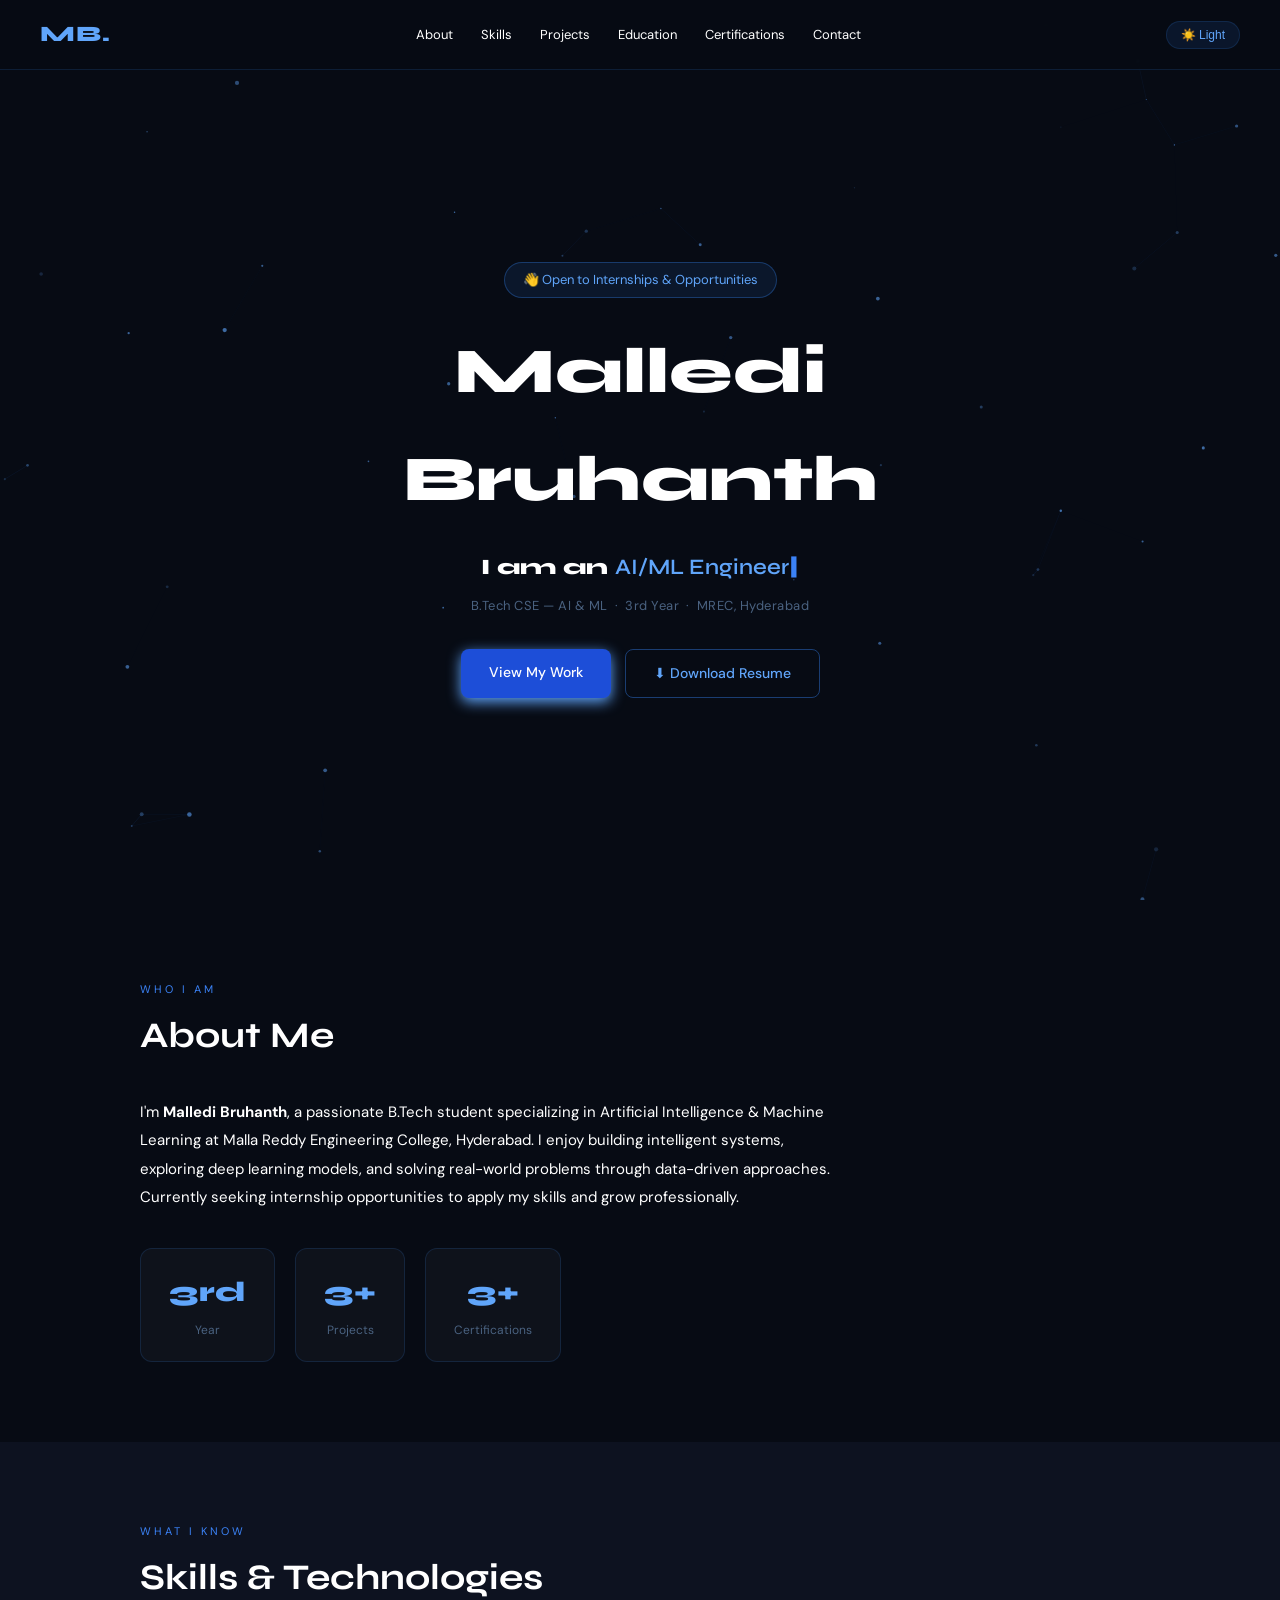
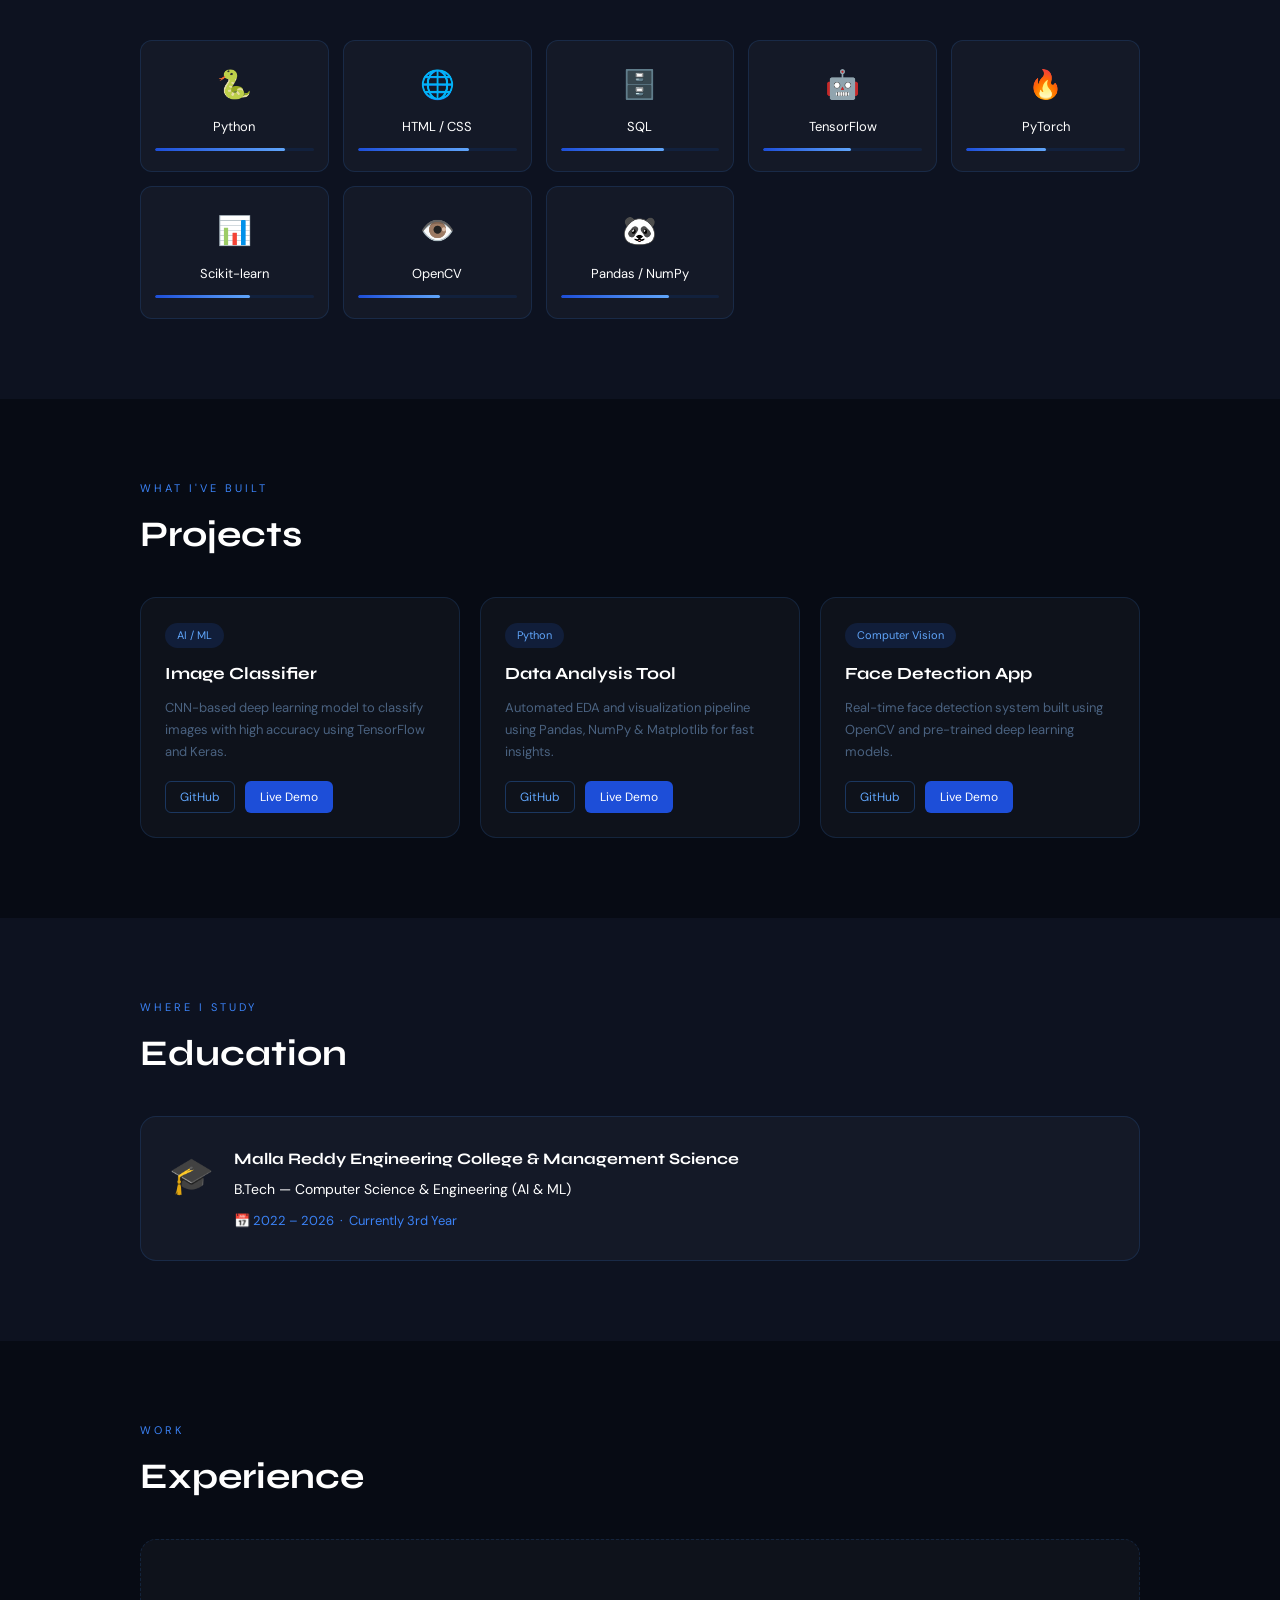
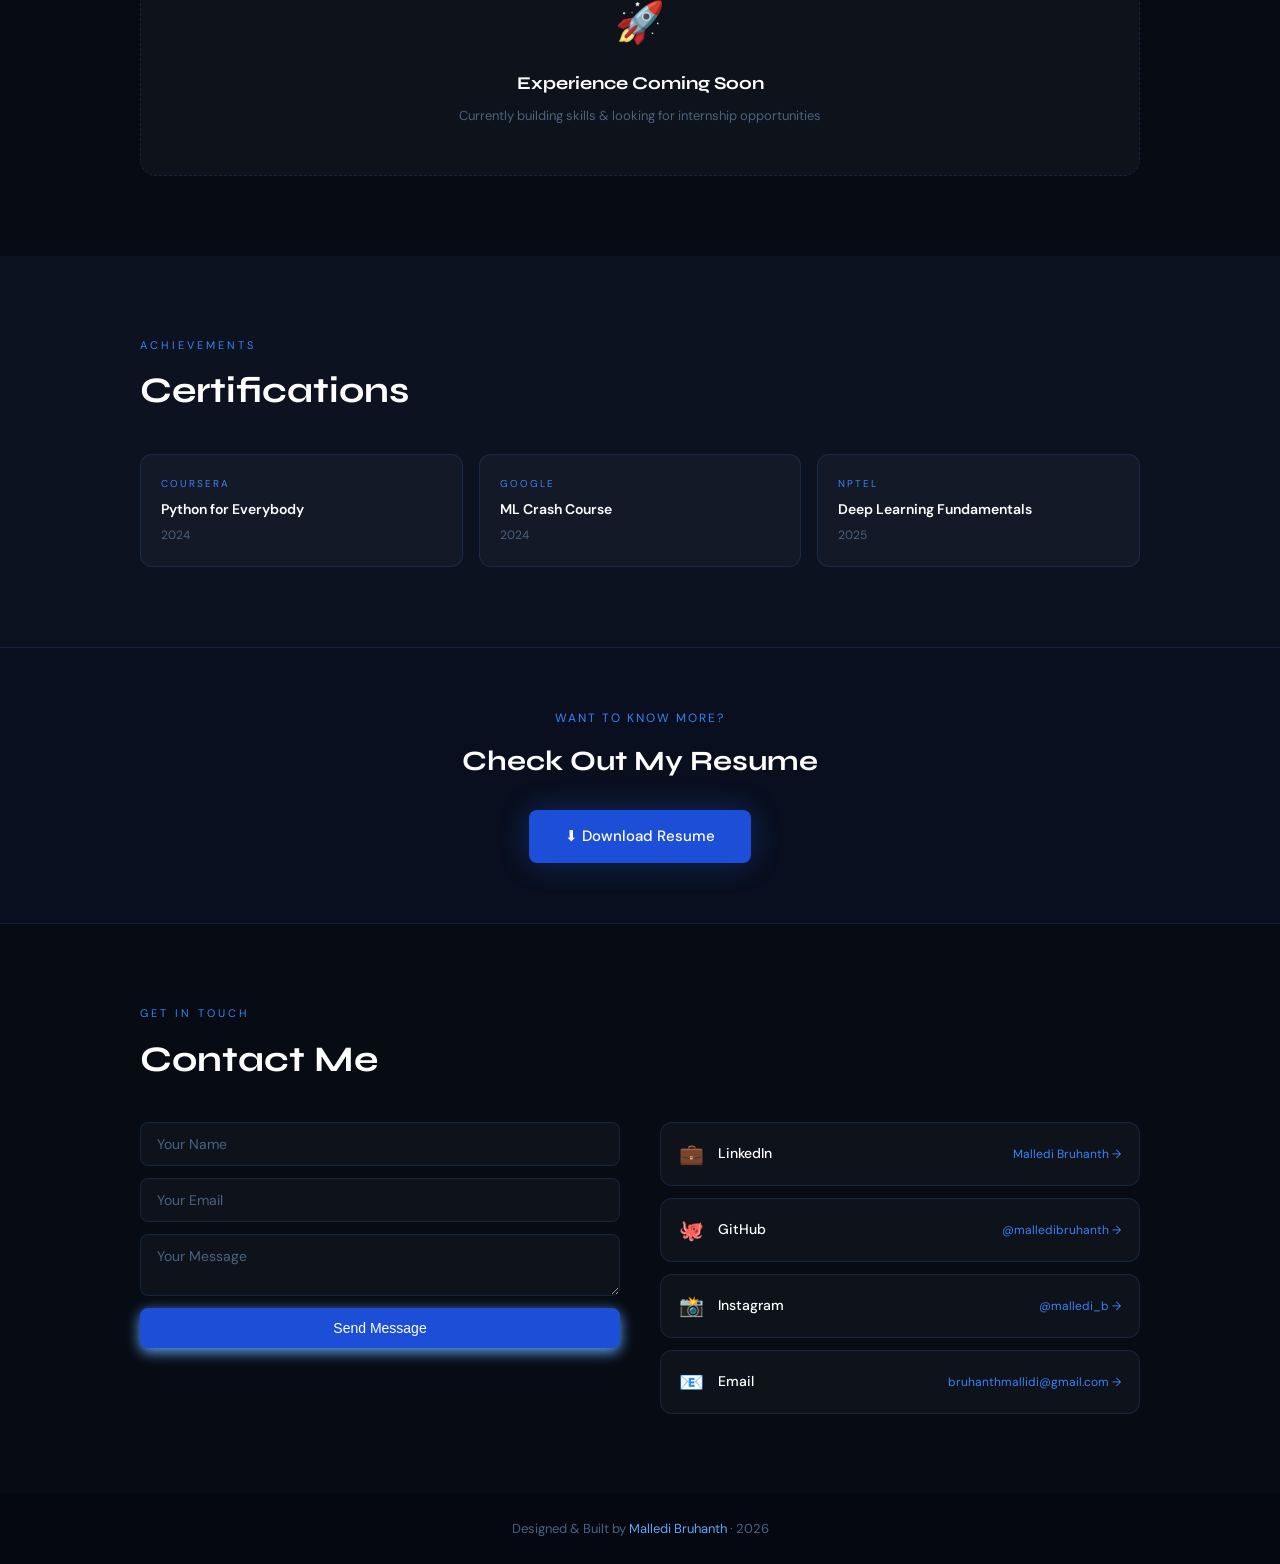
<file: index.html>
<!DOCTYPE html>
<html lang="en">
<head>
  <meta charset="UTF-8" />
  <meta name="viewport" content="width=device-width, initial-scale=1.0" />
  <title>Malledi Bruhanth — Portfolio</title>
  <link rel="stylesheet" href="style.css" />
  <link href="https://fonts.googleapis.com/css2?family=Syne:wght@400;600;700;800&family=DM+Sans:wght@300;400;500&display=swap" rel="stylesheet" />
</head>
<body>

  <!-- ============================================================
       NAVBAR
       To edit: Change the nav links below
  =============================================================== -->
  <nav class="navbar" id="navbar">
    <div class="nav-logo">MB.</div>
    <ul class="nav-links">
      <li><a href="#about">About</a></li>
      <li><a href="#skills">Skills</a></li>
      <li><a href="#projects">Projects</a></li>
      <li><a href="#education">Education</a></li>
      <li><a href="#certifications">Certifications</a></li>
      <li><a href="#contact">Contact</a></li>
    </ul>
    <button class="theme-toggle" id="themeToggle">☀️ Light</button>
    <button class="nav-hamburger" id="hamburger">☰</button>
  </nav>

  <!-- ============================================================
       HERO SECTION
       To edit: Change your name, title, and subtitle below
  =============================================================== -->
  <section class="hero" id="home">
    <canvas id="particleCanvas"></canvas>
    <div class="hero-content">
      <div class="hero-badge">👋 Open to Internships & Opportunities</div>
      <!-- EDIT: Your name -->
      <h1 class="hero-name">Malledi Bruhanth</h1>
      <!-- EDIT: Typing animation titles (also edit in script.js) -->
      <p class="hero-title">I am an <span id="typed-text" class="typed"></span><span class="cursor">|</span></p>
      <!-- EDIT: Your tagline -->
      <p class="hero-sub">B.Tech CSE — AI & ML &nbsp;·&nbsp; 3rd Year &nbsp;·&nbsp; MREC, Hyderabad</p>
      <div class="hero-btns">
        <a href="#projects" class="btn-primary">View My Work</a>
        <!-- EDIT: Replace # with your actual resume link -->
        <a href="#" class="btn-outline" download>⬇ Download Resume</a>
      </div>
    </div>
  </section>

  <!-- ============================================================
       ABOUT SECTION
       To edit: Change the paragraph text to describe yourself
  =============================================================== -->
  <section class="section" id="about">
    <div class="section-inner">
      <p class="section-label">Who I am</p>
      <h2 class="section-title">About Me</h2>
      <!-- EDIT: Your bio -->
      <p class="about-text">
        I'm <strong>Malledi Bruhanth</strong>, a passionate B.Tech student specializing in 
        Artificial Intelligence & Machine Learning at Malla Reddy Engineering College, Hyderabad. 
        I enjoy building intelligent systems, exploring deep learning models, and solving 
        real-world problems through data-driven approaches. Currently seeking internship 
        opportunities to apply my skills and grow professionally.
      </p>
      <div class="about-stats">
        <div class="stat-card"><span class="stat-num">3rd</span><span class="stat-label">Year</span></div>
        <div class="stat-card"><span class="stat-num">3+</span><span class="stat-label">Projects</span></div>
        <div class="stat-card"><span class="stat-num">3+</span><span class="stat-label">Certifications</span></div>
      </div>
    </div>
  </section>

  <!-- ============================================================
       SKILLS SECTION
       To edit: Add/remove skill cards below
       Format: <div class="skill-card"><div class="skill-icon">ICON</div><p class="skill-name">NAME</p></div>
  =============================================================== -->
  <section class="section alt-bg" id="skills">
    <div class="section-inner">
      <p class="section-label">What I know</p>
      <h2 class="section-title">Skills & Technologies</h2>
      <div class="skills-grid">

        <!-- EDIT: Add or remove skill cards here -->
        <div class="skill-card">
          <div class="skill-icon">🐍</div>
          <p class="skill-name">Python</p>
          <!-- EDIT: Change the width % to reflect your skill level -->
          <div class="skill-bar"><div class="skill-fill" style="width: 82%"></div></div>
        </div>

        <div class="skill-card">
          <div class="skill-icon">🌐</div>
          <p class="skill-name">HTML / CSS</p>
          <div class="skill-bar"><div class="skill-fill" style="width: 70%"></div></div>
        </div>

        <div class="skill-card">
          <div class="skill-icon">🗄️</div>
          <p class="skill-name">SQL</p>
          <div class="skill-bar"><div class="skill-fill" style="width: 65%"></div></div>
        </div>

        <div class="skill-card">
          <div class="skill-icon">🤖</div>
          <p class="skill-name">TensorFlow</p>
          <div class="skill-bar"><div class="skill-fill" style="width: 55%"></div></div>
        </div>

        <div class="skill-card">
          <div class="skill-icon">🔥</div>
          <p class="skill-name">PyTorch</p>
          <div class="skill-bar"><div class="skill-fill" style="width: 50%"></div></div>
        </div>

        <div class="skill-card">
          <div class="skill-icon">📊</div>
          <p class="skill-name">Scikit-learn</p>
          <div class="skill-bar"><div class="skill-fill" style="width: 60%"></div></div>
        </div>

        <div class="skill-card">
          <div class="skill-icon">👁️</div>
          <p class="skill-name">OpenCV</p>
          <div class="skill-bar"><div class="skill-fill" style="width: 52%"></div></div>
        </div>

        <div class="skill-card">
          <div class="skill-icon">🐼</div>
          <p class="skill-name">Pandas / NumPy</p>
          <div class="skill-bar"><div class="skill-fill" style="width: 68%"></div></div>
        </div>

      </div>
    </div>
  </section>

  <!-- ============================================================
       PROJECTS SECTION
       To edit: Change project title, description, tags, and links
  =============================================================== -->
  <section class="section" id="projects">
    <div class="section-inner">
      <p class="section-label">What I've built</p>
      <h2 class="section-title">Projects</h2>
      <div class="projects-grid">

        <!-- PROJECT CARD — Copy this block to add more projects -->
        <div class="project-card">
          <!-- EDIT: Project tag -->
          <span class="project-tag">AI / ML</span>
          <!-- EDIT: Project title -->
          <h3 class="project-title">Image Classifier</h3>
          <!-- EDIT: Project description -->
          <p class="project-desc">CNN-based deep learning model to classify images with high accuracy using TensorFlow and Keras.</p>
          <div class="project-links">
            <!-- EDIT: Replace # with your GitHub link -->
            <a href="#" class="project-link" target="_blank">GitHub</a>
            <!-- EDIT: Replace # with your live demo link -->
            <a href="#" class="project-link demo" target="_blank">Live Demo</a>
          </div>
        </div>

        <div class="project-card">
          <span class="project-tag">Python</span>
          <h3 class="project-title">Data Analysis Tool</h3>
          <p class="project-desc">Automated EDA and visualization pipeline using Pandas, NumPy & Matplotlib for fast insights.</p>
          <div class="project-links">
            <a href="#" class="project-link" target="_blank">GitHub</a>
            <a href="#" class="project-link demo" target="_blank">Live Demo</a>
          </div>
        </div>

        <div class="project-card">
          <span class="project-tag">Computer Vision</span>
          <h3 class="project-title">Face Detection App</h3>
          <p class="project-desc">Real-time face detection system built using OpenCV and pre-trained deep learning models.</p>
          <div class="project-links">
            <a href="#" class="project-link" target="_blank">GitHub</a>
            <a href="#" class="project-link demo" target="_blank">Live Demo</a>
          </div>
        </div>

      </div>
    </div>
  </section>

  <!-- ============================================================
       EDUCATION SECTION
       To edit: Change college, degree, and year
  =============================================================== -->
  <section class="section alt-bg" id="education">
    <div class="section-inner">
      <p class="section-label">Where I study</p>
      <h2 class="section-title">Education</h2>
      <div class="edu-card">
        <div class="edu-icon">🎓</div>
        <div class="edu-info">
          <!-- EDIT: College name -->
          <h3 class="edu-title">Malla Reddy Engineering College & Management Science</h3>
          <!-- EDIT: Degree -->
          <p class="edu-sub">B.Tech — Computer Science & Engineering (AI & ML)</p>
          <!-- EDIT: Year -->
          <p class="edu-year">📅 2022 – 2026 &nbsp;·&nbsp; Currently 3rd Year</p>
        </div>
      </div>
    </div>
  </section>

  <!-- ============================================================
       EXPERIENCE SECTION
       To edit: Replace the placeholder with your real experience
  =============================================================== -->
  <section class="section" id="experience">
    <div class="section-inner">
      <p class="section-label">Work</p>
      <h2 class="section-title">Experience</h2>
      <div class="experience-placeholder">
        <p class="exp-icon">🚀</p>
        <p class="exp-text">Experience Coming Soon</p>
        <p class="exp-sub">Currently building skills & looking for internship opportunities</p>
      </div>
    </div>
  </section>

  <!-- ============================================================
       CERTIFICATIONS SECTION
       To edit: Change cert name, issuer, and date
  =============================================================== -->
  <section class="section alt-bg" id="certifications">
    <div class="section-inner">
      <p class="section-label">Achievements</p>
      <h2 class="section-title">Certifications</h2>
      <div class="cert-grid">

        <!-- CERT CARD — Copy this block to add more certifications -->
        <div class="cert-card">
          <!-- EDIT: Who gave the certificate -->
          <p class="cert-issuer">COURSERA</p>
          <!-- EDIT: Certificate name -->
          <p class="cert-name">Python for Everybody</p>
          <!-- EDIT: Year -->
          <p class="cert-date">2024</p>
        </div>

        <div class="cert-card">
          <p class="cert-issuer">GOOGLE</p>
          <p class="cert-name">ML Crash Course</p>
          <p class="cert-date">2024</p>
        </div>

        <div class="cert-card">
          <p class="cert-issuer">NPTEL</p>
          <p class="cert-name">Deep Learning Fundamentals</p>
          <p class="cert-date">2025</p>
        </div>

      </div>
    </div>
  </section>

  <!-- ============================================================
       RESUME SECTION
       To edit: Replace href="#" with your actual resume PDF link
  =============================================================== -->
  <section class="resume-section">
    <p class="resume-label">Want to know more?</p>
    <h2 class="resume-title">Check Out My Resume</h2>
    <!-- EDIT: Replace # with your resume PDF link -->
    <a href="#" class="resume-btn" download>⬇ Download Resume</a>
  </section>

  <!-- ============================================================
       CONTACT SECTION
       To edit: Change your email and social links
  =============================================================== -->
  <section class="section" id="contact">
    <div class="section-inner">
      <p class="section-label">Get in touch</p>
      <h2 class="section-title">Contact Me</h2>
      <div class="contact-grid">
        <form class="contact-form" action="https://api.web3forms.com/submit" method="POST">
          <input type="hidden" name="access_key" value="c5d04581-fa18-4ac3-836c-379264361cba">
          <input class="contact-input" type="text" name="name" placeholder="Your Name" required>
          <input class="contact-input"  type="email" name="email" placeholder="Your Email" required>
          <textarea class="contact-input" name="message" placeholder="Your Message" required></textarea>
          <button type="submit"class="btn-primary" style="text-align:center; width: 100%; border: none; cursor: pointer;">
             Send Message
          </button>
        </form>

        <div class="contact-socials">
          <!-- EDIT: Replace # with your actual profile links -->
          <a href="#" class="social-link" target="_blank">
            <span class="social-icon">💼</span>
            <span class="social-name">LinkedIn</span>
            <span class="social-handle">Malledi Bruhanth →</span>
          </a>
          <a href="https://github.com/Bruhanth13" class="social-link" target="_blank">
            <span class="social-icon">🐙</span>
            <span class="social-name">GitHub</span>
            <span class="social-handle">@malledibruhanth →</span>
          </a>
          <a href="https://www.instagram.com/bruhanth_13/" class="social-link" target="_blank">
            <span class="social-icon">📸</span>
            <span class="social-name">Instagram</span>
            <span class="social-handle">@malledi_b →</span>
          </a>
          <!-- EDIT: Replace with your actual email -->
          <a href="mailto:bruhanthmallidi@gmail.com" class="social-link">
            <span class="social-icon">📧</span>
            <span class="social-name">Email</span>
            <span class="social-handle">bruhanthmallidi@gmail.com →</span>
          </a>
        </div>

      </div>
    </div>
  </section>

  <!-- ============================================================
       FOOTER
       To edit: Change the name and year
  =============================================================== -->
  <footer class="footer">
    <p>Designed & Built by <span class="footer-name">Malledi Bruhanth</span> · 2026</p>
  </footer>

  <script src="script.js"></script>
</body>
</html>
</file>
<file: style.css>
/* ================================================================
   MALLEDI BRUHANTH — PORTFOLIO STYLES
   ================================================================
   HOW TO EDIT COLORS:
   All main colors are defined at the top in :root {}
   Change them there and the whole site updates automatically!
================================================================ */

/* ----------------------------------------------------------------
   COLORS & VARIABLES — Edit these to change the whole theme!
---------------------------------------------------------------- */
:root {
  /* Main background colors */
  --bg-primary: #070b14;
  --bg-secondary: #0d1220;
  --bg-card: rgba(255, 255, 255, 0.03);

  /* Main accent colors (the blue tones) */
  --accent: #3b82f6;
  --accent-dark: #1d4ed8;
  --accent-light: #60a5fa;

  /* Text colors */
  --text-primary: #ffffff;
  --text-secondary: #ffffff;
  --text-muted: #4a6280;

  /* Border color */
  --border: rgba(56, 139, 255, 0.15);

  /* Font families */
  --font-display: 'Syne', sans-serif;
  --font-body: 'DM Sans', sans-serif;

  /* Spacing */
  --section-padding: 80px 20px;
  --max-width: 1000px;
}
/* Global Setup */
body {
  background-color: var(--bg-primary);
  color: var(--text-primary);
  font-family: var(--font-body);
  background-image: radial-gradient(circle at top right, var(--glow), transparent 90%);
}

/* Heading Typography Fix */
h1, h2, .hero-title, .logo {
  font-family: var(--font-display);
  color: var(--text-primary) !important; /* Forces title to change from white to dark slate */
  font-weight: 800;
}

/* Glassmorphic Cards (Skills, Projects, Badges) */
.card, .badge, .internship-banner {
  background: var(--bg-card);
  backdrop-filter: blur(12px);
  -webkit-backdrop-filter: blur(12px);
  border: 1px solid var(--border);
  box-shadow: 0 4px 20px var(--shadow);
  border-radius: 16px;
  color: var(--text-secondary);
}

/* Premium Button Styling */
.btn-primary {
  background: var(--accent);
  color: #ffffff !important; /* Always white text for visibility */
  box-shadow: 0 4px 14px var(--accent-light);
  border: none;
}

.btn-secondary {
  background: transparent;
  color: var(--accent) !important;
  border: 2px solid var(--accent);
}


/* LIGHT MODE colors — applied when body has class "light" */
body.light {
  --bg-primary: #f0f4ff;
  --bg-secondary: #e4ecff;
  --bg-card: rgba(0, 0, 0, 0.03);
  --text-primary: #0f172a;
  --text-secondary: #334155;
  --text-muted: #64748b;
  --border: rgba(37, 99, 235, 0.2);
}

/* ----------------------------------------------------------------
   RESET & BASE STYLES
---------------------------------------------------------------- */
* {
  margin: 0;
  padding: 0;
  box-sizing: border-box;
}

html {
  scroll-behavior: smooth; /* Smooth scrolling when clicking nav links */
}

body {
  background: var(--bg-primary);
  color: var(--text-primary);
  font-family: var(--font-body);
  font-size: 15px;
  line-height: 1.7;
  transition: background 0.3s, color 0.3s;
}

a {
  text-decoration: none;
  color: inherit;
}

/* ----------------------------------------------------------------
   NAVBAR
---------------------------------------------------------------- */
.navbar {
  position: fixed;          /* Stays at top when you scroll */
  top: 0;
  left: 0;
  right: 0;
  z-index: 999;
  display: flex;
  align-items: center;
  justify-content: space-between;
  padding: 16px 40px;
  background: rgba(7, 11, 20, 0.92);
  backdrop-filter: blur(12px);
  border-bottom: 1px solid var(--border);
  transition: background 0.3s;
}

body.light .navbar {
  background: rgba(240, 244, 255, 0.92);
}

.nav-logo {
  font-family: var(--font-display);
  font-size: 22px;
  font-weight: 800;
  color: var(--accent-light);
  letter-spacing: 1px;
}

.nav-links {
  display: flex;
  list-style: none;
  gap: 28px;
}

.nav-links a {
  font-size: 13px;
  color: var(--text-secondary);
  transition: color 0.2s;
}

.nav-links a:hover {
  color: var(--accent-light);
}

.theme-toggle {
  background: rgba(56, 139, 255, 0.1);
  border: 1px solid var(--border);
  border-radius: 20px;
  padding: 6px 14px;
  font-size: 12px;
  color: var(--accent-light);
  cursor: pointer;
  transition: background 0.2s;
}

.theme-toggle:hover {
  background: rgba(56, 139, 255, 0.2);
}

/* Hamburger menu for mobile */
.nav-hamburger {
  display: none;
  background: none;
  border: none;
  color: var(--text-primary);
  font-size: 22px;
  cursor: pointer;
}

/* ----------------------------------------------------------------
   HERO SECTION
---------------------------------------------------------------- */
.hero {
  position: relative;
  min-height: 100vh;         /* Full screen height */
  display: flex;
  align-items: center;
  justify-content: center;
  text-align: center;
  padding: 120px 20px 60px;
  overflow: hidden;
  background: var(--bg-primary);
}

/* Particle canvas background */
#particleCanvas {
  position: absolute;
  inset: 0;
  width: 100%;
  height: 100%;
  pointer-events: none;
}

.hero-content {
  position: relative;
  z-index: 2;
  max-width: 700px;
}

.hero-badge {
  display: inline-block;
  background: rgba(56, 139, 255, 0.1);
  border: 1px solid rgba(56, 139, 255, 0.3);
  border-radius: 30px;
  padding: 6px 18px;
  font-size: 13px;
  color: var(--accent-light);
  margin-bottom: 20px;
  animation: fadeInDown 0.8s ease both;
}

.hero-name {
  font-family: var(--font-display);
  font-size: clamp(36px, 7vw, 64px); /* Responsive font size */
  font-weight: 800;
  color: #ffffff;
  margin-bottom: 14px;
  animation: fadeInUp 0.8s ease 0.1s both;
}

.hero-title {
  font-size: clamp(16px, 3vw, 22px);
  color: var(--text-secondary);
  margin-bottom: 8px;
  animation: fadeInUp 0.8s ease 0.2s both;
}

/* The typing animation text */
.typed {
  color: var(--accent-light);
  font-weight: 600;
}

.cursor {
  color: var(--accent);
  animation: blink 1s infinite;
}

@keyframes blink {
  0%, 100% { opacity: 1; }
  50% { opacity: 0; }
}

.hero-sub {
  font-size: 13px;
  color: var(--text-muted);
  margin-bottom: 32px;
  letter-spacing: 0.5px;
  animation: fadeInUp 0.8s ease 0.3s both;
}

.hero-btns {
  display: flex;
  gap: 14px;
  justify-content: center;
  flex-wrap: wrap;
  animation: fadeInUp 0.8s ease 0.4s both;
}

/* ----------------------------------------------------------------
   BUTTONS
---------------------------------------------------------------- */
.btn-primary {
  display: inline-block;
  background: var(--accent-dark);
  color: #fff;
  padding: 12px 28px;
  border-radius: 8px;
  font-size: 14px;
  font-weight: 500;
  transition: background 0.2s, transform 0.2s;
}

.btn-primary:hover {
  background: var(--accent);
  transform: translateY(-2px);
}

.btn-outline {
  display: inline-block;
  background: transparent;
  color: var(--accent-light);
  padding: 12px 28px;
  border-radius: 8px;
  border: 1px solid rgba(56, 139, 255, 0.4);
  font-size: 14px;
  font-weight: 500;
  transition: background 0.2s, transform 0.2s;
}

.btn-outline:hover {
  background: rgba(56, 139, 255, 0.1);
  transform: translateY(-2px);
}

/* ----------------------------------------------------------------
   SECTION STYLES (shared by all sections)
---------------------------------------------------------------- */
.section {
  padding: var(--section-padding);
}

.alt-bg {
  background: var(--bg-secondary); /* Alternating background */
}

.section-inner {
  max-width: var(--max-width);
  margin: 0 auto;
}

.section-label {
  font-size: 11px;
  color: var(--accent);
  letter-spacing: 3px;
  text-transform: uppercase;
  margin-bottom: 6px;
}

.section-title {
  font-family: var(--font-display);
  font-size: clamp(24px, 4vw, 36px);
  font-weight: 700;
  color: var(--text-primary);
  margin-bottom: 32px;
}

/* ----------------------------------------------------------------
   ABOUT SECTION
---------------------------------------------------------------- */
.about-text {
  font-size: 15px;
  color: var(--text-secondary);
  line-height: 1.9;
  max-width: 700px;
  margin-bottom: 36px;
}

.about-text strong {
  color: var(--text-primary);
}

.about-stats {
  display: flex;
  gap: 20px;
  flex-wrap: wrap;
}

.stat-card {
  background: var(--bg-card);
  border: 1px solid var(--border);
  border-radius: 12px;
  padding: 20px 28px;
  display: flex;
  flex-direction: column;
  align-items: center;
  gap: 4px;
  min-width: 100px;
}

.stat-num {
  font-family: var(--font-display);
  font-size: 28px;
  font-weight: 800;
  color: var(--accent-light);
}

.stat-label {
  font-size: 12px;
  color: var(--text-muted);
}

/* ----------------------------------------------------------------
   SKILLS SECTION
---------------------------------------------------------------- */
.skills-grid {
  display: grid;
  grid-template-columns: repeat(auto-fit, minmax(160px, 1fr));
  gap: 14px;
}

.skill-card {
  background: var(--bg-card);
  border: 1px solid var(--border);
  border-radius: 12px;
  padding: 20px 14px;
  text-align: center;
  transition: border-color 0.2s, transform 0.2s;
}

.skill-card:hover {
  border-color: var(--accent);
  transform: translateY(-3px);
}

.skill-icon {
  font-size: 28px;
  margin-bottom: 8px;
}

.skill-name {
  font-size: 13px;
  color: var(--text-primary);
  margin-bottom: 10px;
}

.skill-bar {
  height: 3px;
  background: rgba(0, 106, 255, 0.1);
  border-radius: 3px;
  overflow: hidden;
}

.skill-fill {
  height: 3px;
  background: linear-gradient(90deg, var(--accent-dark), var(--accent-light));
  border-radius: 3px;
  width: 0%;
  transition: width 1.2s ease;  /* Animated when visible */
}

/* ----------------------------------------------------------------
   PROJECTS SECTION
---------------------------------------------------------------- */
.projects-grid {
  display: grid;
  grid-template-columns: repeat(auto-fit, minmax(280px, 1fr));
  gap: 20px;
}

.project-card {
  background: var(--bg-card);
  border: 1px solid var(--border);
  border-radius: 16px;
  padding: 24px;
  transition: border-color 0.2s, transform 0.2s;
}

.project-card:hover {
  border-color: var(--accent);
  transform: translateY(-4px);
}

.project-tag {
  display: inline-block;
  background: rgba(37, 99, 235, 0.15);
  color: var(--accent-light);
  font-size: 11px;
  border-radius: 20px;
  padding: 3px 12px;
  margin-bottom: 12px;
}

.project-title {
  font-family: var(--font-display);
  font-size: 17px;
  font-weight: 700;
  color: var(--text-primary);
  margin-bottom: 8px;
}

.project-desc {
  font-size: 13px;
  color: var(--text-muted);
  line-height: 1.7;
  margin-bottom: 18px;
}

.project-links {
  display: flex;
  gap: 10px;
}

.project-link {
  font-size: 12px;
  color: var(--accent-light);
  border: 1px solid rgba(56, 139, 255, 0.3);
  border-radius: 6px;
  padding: 5px 14px;
  transition: background 0.2s;
}

.project-link:hover {
  background: rgba(56, 139, 255, 0.1);
}

.project-link.demo {
  background: var(--accent-dark);
  color: #fff;
  border-color: transparent;
}

.project-link.demo:hover {
  background: var(--accent);
}

/* ----------------------------------------------------------------
   EDUCATION SECTION
---------------------------------------------------------------- */
.edu-card {
  background: var(--bg-card);
  border: 1px solid var(--border);
  border-radius: 16px;
  padding: 28px;
  display: flex;
  gap: 20px;
  align-items: flex-start;
}

.edu-icon {
  font-size: 36px;
  flex-shrink: 0;
}

.edu-title {
  font-family: var(--font-display);
  font-size: 16px;
  font-weight: 700;
  color: var(--text-primary);
  margin-bottom: 6px;
}

.edu-sub {
  font-size: 14px;
  color: var(--text-secondary);
}

.edu-year {
  font-size: 13px;
  color: var(--accent);
  margin-top: 8px;
}

/* ----------------------------------------------------------------
   EXPERIENCE SECTION
---------------------------------------------------------------- */
.experience-placeholder {
  background: var(--bg-card);
  border: 1px dashed var(--border);
  border-radius: 16px;
  padding: 48px;
  text-align: center;
}

.exp-icon {
  font-size: 40px;
  margin-bottom: 12px;
}

.exp-text {
  font-family: var(--font-display);
  font-size: 18px;
  font-weight: 700;
  color: var(--text-primary);
  margin-bottom: 6px;
}

.exp-sub {
  font-size: 13px;
  color: var(--text-muted);
}

/* ----------------------------------------------------------------
   CERTIFICATIONS SECTION
---------------------------------------------------------------- */
.cert-grid {
  display: grid;
  grid-template-columns: repeat(auto-fit, minmax(200px, 1fr));
  gap: 16px;
}

.cert-card {
  background: var(--bg-card);
  border: 1px solid var(--border);
  border-radius: 12px;
  padding: 20px;
  transition: border-color 0.2s, transform 0.2s;
}

.cert-card:hover {
  border-color: var(--accent);
  transform: translateY(-3px);
}

.cert-issuer {
  font-size: 10px;
  color: var(--accent);
  letter-spacing: 2px;
  margin-bottom: 6px;
}

.cert-name {
  font-size: 14px;
  font-weight: 600;
  color: var(--text-primary);
  margin-bottom: 4px;
}

.cert-date {
  font-size: 12px;
  color: var(--text-muted);
}

/* ----------------------------------------------------------------
   RESUME SECTION
---------------------------------------------------------------- */
.resume-section {
  padding: 60px 20px;
  text-align: center;
  background: rgba(37, 99, 235, 0.05);
  border-top: 1px solid var(--border);
  border-bottom: 1px solid var(--border);
}

.resume-label {
  font-size: 12px;
  color: var(--accent);
  letter-spacing: 2px;
  text-transform: uppercase;
  margin-bottom: 10px;
}

.resume-title {
  font-family: var(--font-display);
  font-size: 28px;
  font-weight: 700;
  color: var(--text-primary);
  margin-bottom: 24px;
}

.resume-btn {
  display: inline-block;
  background: var(--accent-dark);
  color: #fff;
  padding: 14px 36px;
  border-radius: 8px;
  font-size: 15px;
  font-weight: 500;
  transition: background 0.2s, transform 0.2s;
  box-shadow: 0 0 30px rgba(37, 99, 235, 0.3);
}

.resume-btn:hover {
  background: var(--accent);
  transform: translateY(-2px);
}

/* ----------------------------------------------------------------
   CONTACT SECTION
---------------------------------------------------------------- */
.contact-grid {
  display: grid;
  grid-template-columns: 1fr 1fr;
  gap: 40px;
}

.contact-form {
  display: flex;
  flex-direction: column;
  gap: 12px;
}

.contact-input {
  background: rgba(255, 255, 255, 0.03);
  border: 1px solid var(--border);
  border-radius: 8px;
  padding: 12px 16px;
  font-size: 14px;
  color: var(--text-primary);
  font-family: var(--font-body);
  width: 100%;
  transition: border-color 0.2s;
}

.contact-input:focus {
  outline: none;
  border-color: var(--accent);
}

.contact-input::placeholder {
  color: var(--text-muted);
}

.contact-socials {
  display: flex;
  flex-direction: column;
  gap: 12px;
  justify-content: center;
}

.social-link {
  display: flex;
  align-items: center;
  gap: 14px;
  background: var(--bg-card);
  border: 1px solid var(--border);
  border-radius: 12px;
  padding: 14px 18px;
  transition: border-color 0.2s, transform 0.2s;
}

.social-link:hover {
  border-color: var(--accent);
  transform: translateX(4px);
}

.social-icon {
  font-size: 20px;
}

.social-name {
  font-size: 14px;
  color: var(--text-secondary);
  font-weight: 500;
  flex: 1;
}

.social-handle {
  font-size: 12px;
  color: var(--accent);
}

/* ----------------------------------------------------------------
   FOOTER
---------------------------------------------------------------- */
.footer {
  padding: 24px 20px;
  text-align: center;
  background: #050810;
  font-size: 13px;
  color: var(--text-muted);
}

.footer-name {
  color: var(--accent-light);
}

/* ----------------------------------------------------------------
   ANIMATIONS
---------------------------------------------------------------- */
@keyframes fadeInDown {
  from { opacity: 0; transform: translateY(-20px); }
  to   { opacity: 1; transform: translateY(0); }
}

@keyframes fadeInUp {
  from { opacity: 0; transform: translateY(20px); }
  to   { opacity: 1; transform: translateY(0); }
}

/* Scroll reveal animation class — added by JS */
.reveal {
  opacity: 0;
  transform: translateY(30px);
  transition: opacity 0.6s ease, transform 0.6s ease;
}

.reveal.visible {
  opacity: 1;
  transform: translateY(0);
}

/* ----------------------------------------------------------------
   MOBILE RESPONSIVE
   These styles apply on screens smaller than 768px (phones)
---------------------------------------------------------------- */
@media (max-width: 768px) {
  .nav-links { display: none; }
  .nav-links.open { display: flex; flex-direction: column; position: absolute; top: 60px; left: 0; right: 0; background: var(--bg-primary); padding: 20px; border-bottom: 1px solid var(--border); }
  .nav-hamburger { display: block; }
  .navbar { padding: 14px 20px; }
  .contact-grid { grid-template-columns: 1fr; }
  .about-stats { justify-content: center; }
  .edu-card { flex-direction: column; }
}
</file>
